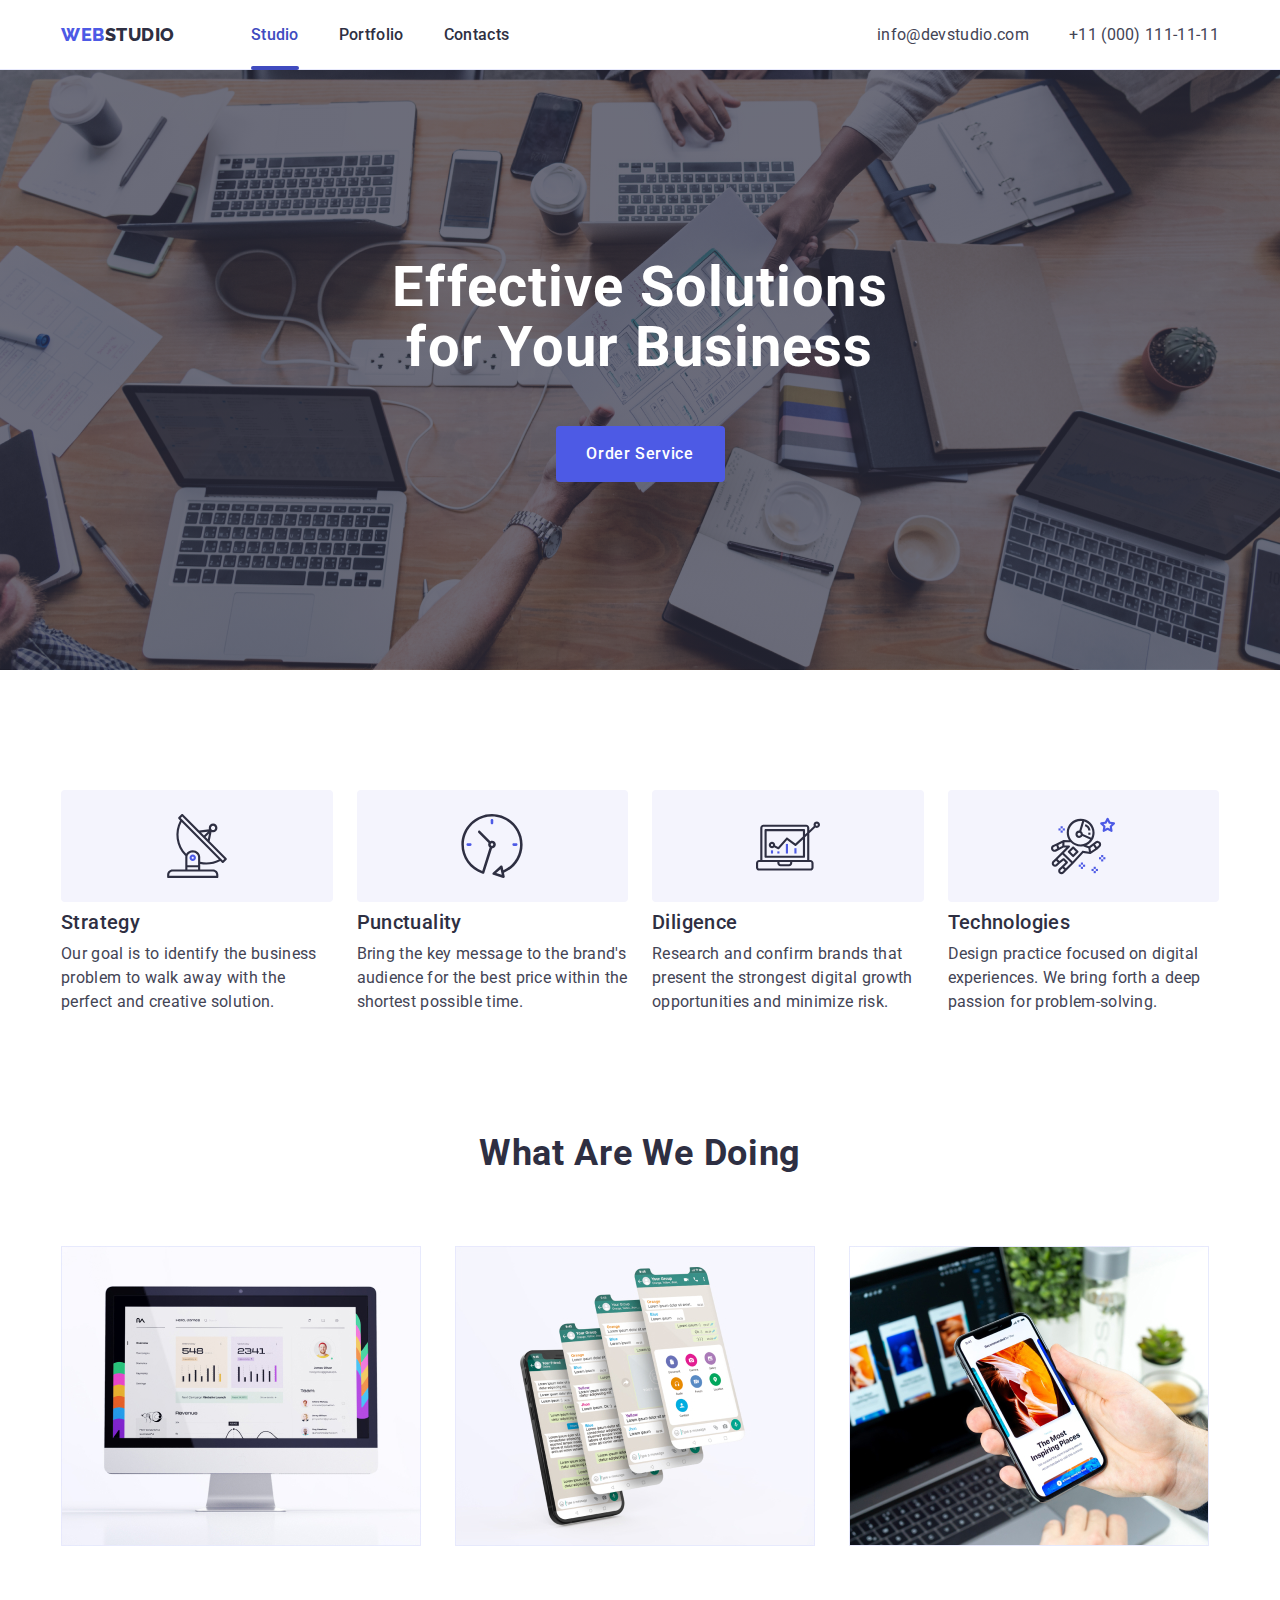
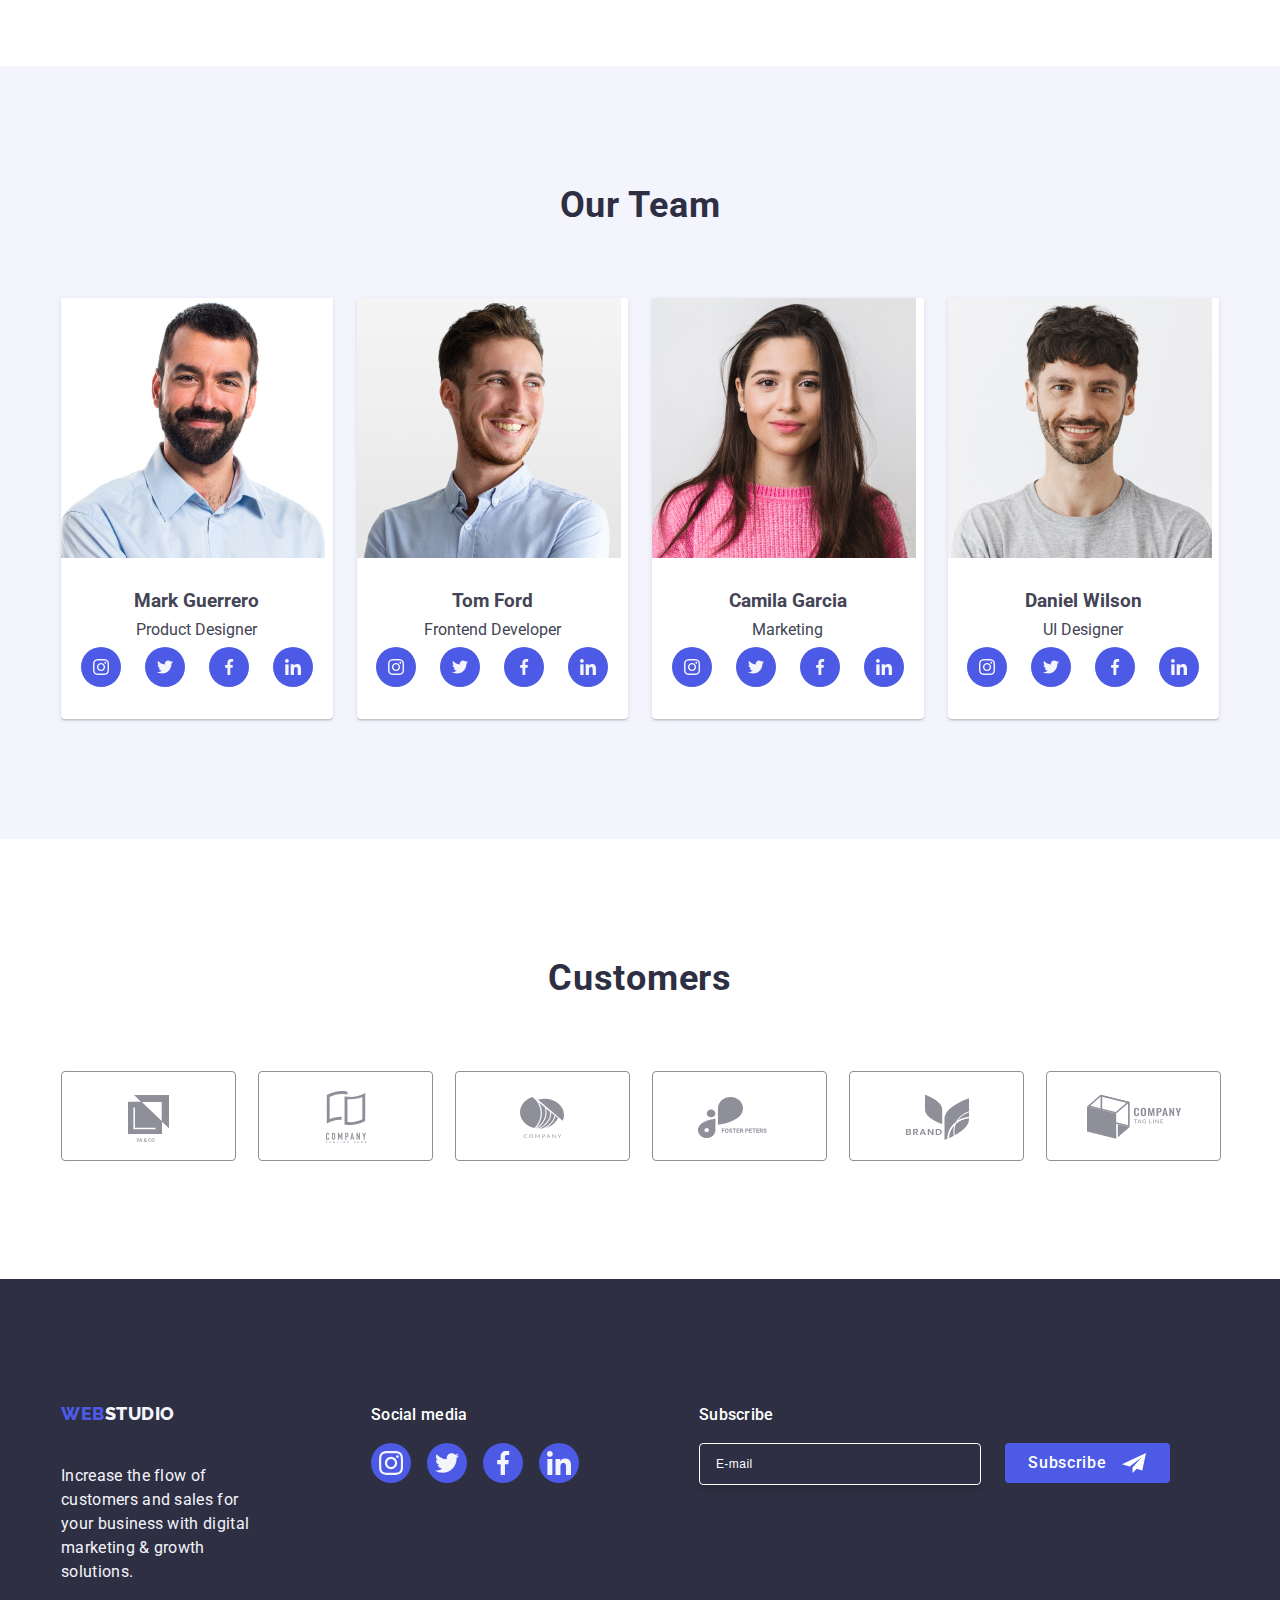
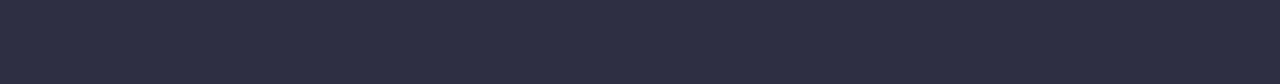
<file: index.html>
<!DOCTYPE html>
<html lang="en">
  <head>
    <meta charset="UTF-8" />
    <meta name="viewport" content="width=device-width, initial-scale=1.0" />
    <title>Index</title>

    <!-- Style Normalization -->
    <link
      rel="stylesheet"
      href="https://cdnjs.cloudflare.com/ajax/libs/modern-normalize/2.0.0/modern-normalize.css"
      integrity="sha512-gA2Bvu0/hw4oj0Lp8ZHjK+o3S4BE5m8d/wNVy6ktKLhHKPpWLQwv9ixzuWirWOakoJqlBdePq2NhoCaUOQ5npQ=="
      crossorigin="anonymous"
      referrerpolicy="no-referrer"
    />

    <!-- Google Fonts -->
    <link rel="preconnect" href="https://fonts.googleapis.com" />
    <link rel="preconnect" href="https://fonts.gstatic.com" crossorigin />
    <link
      href="https://fonts.googleapis.com/css2?family=Raleway:wght@100;200;300;400;500;600;700;800;900&family=Roboto:wght@100;300;400;500;700;800;900&display=swap"
      rel="stylesheet"
    />

    <!-- Local CSS -->
    <link rel="stylesheet" href="./css/styles.css" />
  </head>
  <body>
    <!-- Header -->
    <header class="header">
      <div class="top-header container">
        <nav class="nav">
          <a class="logo link" href="./index.html"
            >Web<span class="header-logo">Studio</span></a
          >
          <ul class="list menu">
            <li class="list-item">
              <a class="active item link" href="./index.html">Studio</a>
            </li>
            <li class="list-item">
              <a class="item link" href="./portfolio.html">Portfolio</a>
            </li>
            <li class="list-item"><a class="item link" href="">Contacts</a></li>
          </ul>
        </nav>
        <address class="contacts">
          <ul class="list address">
            <li class="contact-item">
              <a class="contact link" href="mailto:info@devstudio.com"
                >info@devstudio.com</a
              >
            </li>
            <li class="contact-item">
              <a class="contact link" href="tel:+110001111111"
                >+11 (000) 111-11-11</a
              >
            </li>
          </ul>
        </address>
      </div>
    </header>

    <!-- Main -->
    <main>
      <!-- Hero Section -->
      <section class="hero-section">
        <div class="container hero-container">
          <h1 class="main-header">Effective Solutions for Your Business</h1>
          <button class="hero-button" type="button" data-modal-open>
            Order Service
          </button>
        </div>
      </section>

      <!-- Second Section -->
      <section class="second-section">
        <div class="container">
          <h2 class="visually-hidden">Info</h2>
          <ul class="list info">
            <li class="info-card">
              <div class="icon-container">
                <svg xmlns="http://www.w3.org/2000/svg" width="64" height="64">
                  <use href="./images/icons.svg#antenna"></use>
                </svg>
              </div>
              <h3 class="list-header">Strategy</h3>
              <p class="list-text">
                Our goal is to identify the business problem to walk away with
                the perfect and creative solution.
              </p>
            </li>

            <li class="info-card">
              <div class="icon-container">
                <svg xmlns="http://www.w3.org/2000/svg" width="64" height="64">
                  <use href="./images/icons.svg#clock"></use>
                </svg>
              </div>
              <h3 class="list-header">Punctuality</h3>
              <p class="list-text">
                Bring the key message to the brand's audience for the best price
                within the shortest possible time.
              </p>
            </li>

            <li class="info-card">
              <div class="icon-container">
                <svg xmlns="http://www.w3.org/2000/svg" width="64" height="64">
                  <use href="./images/icons.svg#diagram"></use>
                </svg>
              </div>
              <h3 class="list-header">Diligence</h3>
              <p class="list-text">
                Research and confirm brands that present the strongest digital
                growth opportunities and minimize risk.
              </p>
            </li>

            <li class="info-card">
              <div class="icon-container">
                <svg xmlns="http://www.w3.org/2000/svg" width="64" height="64">
                  <use href="./images/icons.svg#astronaut"></use>
                </svg>
              </div>
              <h3 class="list-header">Technologies</h3>
              <p class="list-text">
                Design practice focused on digital experiences. We bring forth a
                deep passion for problem-solving.
              </p>
            </li>
          </ul>
        </div>
      </section>

      <!-- Third Section -->
      <section class="third-section">
        <div class="container">
          <h2 class="header-title">What are we doing</h2>
          <ul class="list service">
            <li class="service-info">
              <img src="./images/img1.jpg" width="360" alt="computer-monitor" />
            </li>
            <li class="service-info">
              <img
                src="./images/img2.jpg"
                width="360"
                alt="phone-applications"
              />
            </li>
            <li class="service-info">
              <img src="./images/img3.jpg" width="360" alt="smartphone" />
            </li>
          </ul>
        </div>
      </section>

      <!-- Fourth Section -->
      <section class="fourth-section">
        <div class="container">
          <h2 class="header-title">Our Team</h2>

          <!-- Team Member 1 -->
          <ul class="list team">
            <li class="team-member">
              <img
                src="./images/man-with-laptop.jpg"
                width="264"
                alt="man-with-laptop"
              />
              <div class="member-info">
                <h3 class="list-header">Mark Guerrero</h3>
                <p class="list-text">Product Designer</p>
                <!-- HW4 Socmed SVG Icons -->
                <ul class="list socmed-info">
                  <!-- Instagram -->
                  <li class="socmed-items">
                    <a href="" class="socmed-link">
                      <svg
                        class="socmed-icon"
                        xmlns="http://www.w3.org/2000/svg"
                        width="16"
                        height="16"
                      >
                        <use href="./images/icons.svg#instagram"></use>
                      </svg>
                    </a>
                  </li>

                  <!-- Twitter -->
                  <li class="socmed-items">
                    <a href="" class="socmed-link">
                      <svg
                        class="socmed-icon"
                        xmlns="http://www.w3.org/2000/svg"
                        width="16"
                        height="16"
                      >
                        <use href="./images/icons.svg#twitter"></use>
                      </svg>
                    </a>
                  </li>

                  <!-- Facebook -->
                  <li class="socmed-items">
                    <a href="" class="socmed-link">
                      <svg
                        class="socmed-icon"
                        xmlns="http://www.w3.org/2000/svg"
                        width="16"
                        height="16"
                      >
                        <use href="./images/icons.svg#facebook"></use>
                      </svg>
                    </a>
                  </li>

                  <!-- LinkedIn -->
                  <li class="socmed-items">
                    <a href="" class="socmed-link">
                      <svg
                        class="socmed-icon"
                        xmlns="http://www.w3.org/2000/svg"
                        width="16"
                        height="16"
                      >
                        <use href="./images/icons.svg#linkedin"></use>
                      </svg>
                    </a>
                  </li>
                </ul>
              </div>
            </li>

            <!-- Team Member 2 -->
            <li class="team-member">
              <img
                src="./images/smiling-man.jpg"
                width="264"
                alt="smiling-man"
              />
              <div class="member-info">
                <h3 class="list-header">Tom Ford</h3>
                <p class="list-text">Frontend Developer</p>
                <!-- HW4 Socmed SVG Icons -->
                <ul class="list socmed-info">
                  <!-- Instagram -->
                  <li class="socmed-items">
                    <a href="" class="socmed-link">
                      <svg
                        class="socmed-icon"
                        xmlns="http://www.w3.org/2000/svg"
                        width="16"
                        height="16"
                      >
                        <use href="./images/icons.svg#instagram"></use>
                      </svg>
                    </a>
                  </li>

                  <!-- Twitter -->
                  <li class="socmed-items">
                    <a href="" class="socmed-link">
                      <svg
                        class="socmed-icon"
                        xmlns="http://www.w3.org/2000/svg"
                        width="16"
                        height="16"
                      >
                        <use href="./images/icons.svg#twitter"></use>
                      </svg>
                    </a>
                  </li>

                  <!-- Facebook -->
                  <li class="socmed-items">
                    <a href="" class="socmed-link">
                      <svg
                        class="socmed-icon"
                        xmlns="http://www.w3.org/2000/svg"
                        width="16"
                        height="16"
                      >
                        <use href="./images/icons.svg#facebook"></use>
                      </svg>
                    </a>
                  </li>

                  <!-- LinkedIn -->
                  <li class="socmed-items">
                    <a href="" class="socmed-link">
                      <svg
                        class="socmed-icon"
                        xmlns="http://www.w3.org/2000/svg"
                        width="16"
                        height="16"
                      >
                        <use href="./images/icons.svg#linkedin"></use>
                      </svg>
                    </a>
                  </li>
                </ul>
              </div>
            </li>

            <!-- Team Member 3 -->
            <li class="team-member">
              <img
                src="./images/girl-pink-shirt.jpg"
                width="264"
                alt="girl-pink-shirt"
              />
              <div class="member-info">
                <h3 class="list-header">Camila Garcia</h3>
                <p class="list-text">Marketing</p>
                <!-- HW4 Socmed SVG Icons -->
                <ul class="list socmed-info">
                  <!-- Instagram -->
                  <li class="socmed-items">
                    <a href="" class="socmed-link">
                      <svg
                        class="socmed-icon"
                        xmlns="http://www.w3.org/2000/svg"
                        width="16"
                        height="16"
                      >
                        <use href="./images/icons.svg#instagram"></use>
                      </svg>
                    </a>
                  </li>

                  <!-- Twitter -->
                  <li class="socmed-items">
                    <a href="" class="socmed-link">
                      <svg
                        class="socmed-icon"
                        xmlns="http://www.w3.org/2000/svg"
                        width="16"
                        height="16"
                      >
                        <use href="./images/icons.svg#twitter"></use>
                      </svg>
                    </a>
                  </li>

                  <!-- Facebook -->
                  <li class="socmed-items">
                    <a href="" class="socmed-link">
                      <svg
                        class="socmed-icon"
                        xmlns="http://www.w3.org/2000/svg"
                        width="16"
                        height="16"
                      >
                        <use href="./images/icons.svg#facebook"></use>
                      </svg>
                    </a>
                  </li>

                  <!-- LinkedIn -->
                  <li class="socmed-items">
                    <a href="" class="socmed-link">
                      <svg
                        class="socmed-icon"
                        xmlns="http://www.w3.org/2000/svg"
                        width="16"
                        height="16"
                      >
                        <use href="./images/icons.svg#linkedin"></use>
                      </svg>
                    </a>
                  </li>
                </ul>
              </div>
            </li>

            <!-- Team Member 4 -->
            <li class="team-member">
              <img
                src="./images/man-gray-shirt.jpg"
                width="264"
                alt="man-gray-shirt"
              />
              <div class="member-info">
                <h3 class="list-header">Daniel Wilson</h3>
                <p class="list-text">UI Designer</p>
                <!-- HW4 Socmed SVG Icons -->
                <ul class="list socmed-info">
                  <!-- Instagram -->
                  <li class="socmed-items">
                    <a href="" class="socmed-link">
                      <svg
                        class="socmed-icon"
                        xmlns="http://www.w3.org/2000/svg"
                        width="16"
                        height="16"
                      >
                        <use href="./images/icons.svg#instagram"></use>
                      </svg>
                    </a>
                  </li>

                  <!-- Twitter -->
                  <li class="socmed-items">
                    <a href="" class="socmed-link">
                      <svg
                        class="socmed-icon"
                        xmlns="http://www.w3.org/2000/svg"
                        width="16"
                        height="16"
                      >
                        <use href="./images/icons.svg#twitter"></use>
                      </svg>
                    </a>
                  </li>

                  <!-- Facebook -->
                  <li class="socmed-items">
                    <a href="" class="socmed-link">
                      <svg
                        class="socmed-icon"
                        xmlns="http://www.w3.org/2000/svg"
                        width="16"
                        height="16"
                      >
                        <use href="./images/icons.svg#facebook"></use>
                      </svg>
                    </a>
                  </li>

                  <!-- LinkedIn -->
                  <li class="socmed-items">
                    <a href="" class="socmed-link">
                      <svg
                        class="socmed-icon"
                        xmlns="http://www.w3.org/2000/svg"
                        width="16"
                        height="16"
                      >
                        <use href="./images/icons.svg#linkedin"></use>
                      </svg>
                    </a>
                  </li>
                </ul>
              </div>
            </li>
          </ul>
        </div>
      </section>

      <!-- Fifth Section -->
      <section class="fifth-section">
        <div class="container">
          <h2 class="header-title">Customers</h2>
          <ul class="list customer">
            <!-- Cleint 1 -->
            <li class="customer-list">
              <a href="" class="customer-link">
                <svg
                  xmlns="http://www.w3.org/2000/svg"
                  width="104"
                  height="56"
                  class="customer-icon"
                >
                  <use href="./images/icons.svg#client-1"></use>
                </svg>
              </a>
            </li>

            <!-- Client 2 -->
            <li class="customer-list">
              <a href="" class="customer-link">
                <svg
                  xmlns="http://www.w3.org/2000/svg"
                  width="104"
                  height="56"
                  class="customer-icon"
                >
                  <use href="./images/icons.svg#client-2"></use>
                </svg>
              </a>
            </li>

            <!-- Client 3 -->
            <li class="customer-list">
              <a href="" class="customer-link">
                <svg
                  xmlns="http://www.w3.org/2000/svg"
                  width="104"
                  height="56"
                  class="customer-icon"
                >
                  <use href="./images/icons.svg#client-3"></use>
                </svg>
              </a>
            </li>

            <!-- Client 4 -->
            <li class="customer-list">
              <a href="" class="customer-link">
                <svg
                  xmlns="http://www.w3.org/2000/svg"
                  width="104"
                  height="56"
                  class="customer-icon"
                >
                  <use href="./images/icons.svg#client-4"></use>
                </svg>
              </a>
            </li>

            <!-- Client 5 -->
            <li class="customer-list">
              <a href="" class="customer-link">
                <svg
                  xmlns="http://www.w3.org/2000/svg"
                  width="104"
                  height="56"
                  class="customer-icon"
                >
                  <use href="./images/icons.svg#client-5"></use>
                </svg>
              </a>
            </li>

            <!-- Client 6 -->
            <li class="customer-list">
              <a href="" class="customer-link">
                <svg
                  xmlns="http://www.w3.org/2000/svg"
                  width="104"
                  height="56"
                  class="customer-icon"
                >
                  <use href="./images/icons.svg#client-6"></use>
                </svg>
              </a>
            </li>
          </ul>
        </div>
      </section>
    </main>

    <!-- Footer -->
    <footer class="footer">
      <div class="container">
        <!-- Logo & Text -->
        <div class="wrapper">
          <a class="logo link" href="./index.html"
            >Web<span class="footer-logo">Studio</span></a
          >
          <p class="footer-text">
            Increase the flow of customers and sales for your business with
            digital marketing & growth solutions.
          </p>
        </div>

        <!-- Social Media -->
        <div class="wrapper">
          <p class="footer-socmed-header">Social media</p>
          <ul class="list footer-socmed">
            <!-- Instagram Icon -->
            <li class="footer-socmed-icon">
              <a href="" class="footer-socmed-link">
                <svg
                  class="footer-socmed-svg"
                  xmlns="http://www.w3.org/2000/svg"
                  width="24"
                  height="24"
                >
                  <use href="./images/icons.svg#instagram-footer"></use>
                </svg>
              </a>
            </li>

            <!-- Twitter Icon -->
            <li class="footer-socmed-icon">
              <a href="" class="footer-socmed-link">
                <svg
                  class="footer-socmed-svg"
                  xmlns="http://www.w3.org/2000/svg"
                  width="24"
                  height="24"
                >
                  <use href="./images/icons.svg#twitter-footer"></use>
                </svg>
              </a>
            </li>

            <!-- Facebook Icon -->
            <li class="footer-socmed-icon">
              <a href="" class="footer-socmed-link">
                <svg
                  class="footer-socmed-svg"
                  xmlns="http://www.w3.org/2000/svg"
                  width="24"
                  height="24"
                >
                  <use href="./images/icons.svg#facebook-footer"></use>
                </svg>
              </a>
            </li>

            <!-- LinkedIn Icon -->
            <li class="footer-socmed-icon">
              <a href="" class="footer-socmed-link">
                <svg
                  class="footer-socmed-svg"
                  xmlns="http://www.w3.org/2000/svg"
                  width="24"
                  height="24"
                >
                  <use href="./images/icons.svg#linkedin-footer"></use>
                </svg>
              </a>
            </li>
          </ul>
        </div>

        <!-- HW6 -->
        <!-- Subscription -->
        <div class="wrapper">
          <p class="footer-form-header">Subscribe</p>
          <form class="footer-form">
            <label class="footer-form-label"
              ><input
                type="email"
                name="email"
                placeholder="E-mail"
                class="footer-form-input"
            /></label>
            <button type="submit" class="footer-form-btn">
              Subscribe
              <svg
                class="subscribe-btn-icon"
                xmlns="http://www.w3.org/2000/svg"
                width="24"
                height="24"
                fill="#fff"
              >
                <use href="./images/icons.svg#subscribe-icon"></use>
              </svg>
            </button>
          </form>
        </div>
      </div>
    </footer>

    <!-- Modal -->
    <div class="order-modal is-hidden" data-modal>
      <div class="modal-window">
        <button type="button" class="modal-button-close" data-modal-close>
          <svg
            class="modal-button-close-svg"
            xmlns="http://www.w3.org/2000/svg"
            width="8"
            height="8"
          >
            <use href="./images/icons.svg#modal-close"></use>
          </svg>
        </button>
        <p class="modal-text">Leave your contacts and we will call you back</p>
        <form name="contact-form">
          <!-- Name -->
          <div class="modal-form">
            <label class="modal-form-label" for="user-name">Name</label>
            <div class="modal-form-div">
              <input
                class="modal-form-input"
                type="text"
                id="user-name"
                name="user-name"
                required
              />
              <!-- SVG height value was modified from 24 to 18 (should be the correct value)-->
              <svg
                class="modal-form-input-icon"
                xmlns="http://www.w3.org/2000/svg"
                width="18"
                height="18"
                fill="var(--slate)"
              >
                <use href="./images/icons.svg#person-icon"></use>
              </svg>
            </div>
          </div>

          <!-- Phone -->
          <div class="modal-form">
            <label class="modal-form-label" for="user-phone">Phone</label>
            <div class="modal-form-div">
              <input
                class="modal-form-input"
                type="tel"
                id="user-phone"
                name="user-phone"
                required
              />
              <svg
                class="modal-form-input-icon"
                xmlns="http://www.w3.org/2000/svg"
                width="18"
                height="24"
                fill="var(--slate)"
              >
                <use href="./images/icons.svg#phone-icon"></use>
              </svg>
            </div>
          </div>

          <!-- Email -->
          <div class="modal-form">
            <label class="modal-form-label" for="user-email">Email</label>
            <div class="modal-form-div">
              <input
                class="modal-form-input"
                type="email"
                id="user-email"
                name="user-email"
                required
              />
              <svg
                class="modal-form-input-icon"
                xmlns="http://www.w3.org/2000/svg"
                width="18"
                height="24"
                fill="var(--slate)"
              >
                <use href="./images/icons.svg#email-icon"></use>
              </svg>
            </div>
          </div>

          <!-- Comment -->
          <div class="modal-form-comment">
            <label class="modal-form-label" for="user-comment">Comment</label>
            <textarea
              class="modal-form-textarea"
              id="user-comment"
              name="user-comment"
              placeholder="Text input"
            ></textarea>
          </div>

          <!-- Checkbox -->
          <div class="modal-acceptance">
            <input
              class="modal-checkbox visually-hidden"
              type="checkbox"
              name="user-privacy"
              id="user-privacy"
              value="true"
              required
            />
            <label class="modal-checkbox-label" for="user-privacy">
              <span class="privacy-check"
                ><svg
                  class="modal-checkbox-icon"
                  xmlns="http://www.w3.org/2000/svg"
                  width="10"
                  height="8"
                >
                  <use
                    href="./images/icons.svg#checkbox-icon"
                  ></use></svg></span
              >I accept the terms and conditions of the
              <a class="privacy-check-policy" rel="stylesheet" href="#"
                >Privacy Policy</a
              >
            </label>
          </div>

          <!-- Submit Button -->
          <button type="submit" class="modal-form-button">Send</button>
        </form>
      </div>
    </div>

    <!-- Modal JS -->
    <script src="./js/modal.js"></script>
  </body>
</html>
</file>
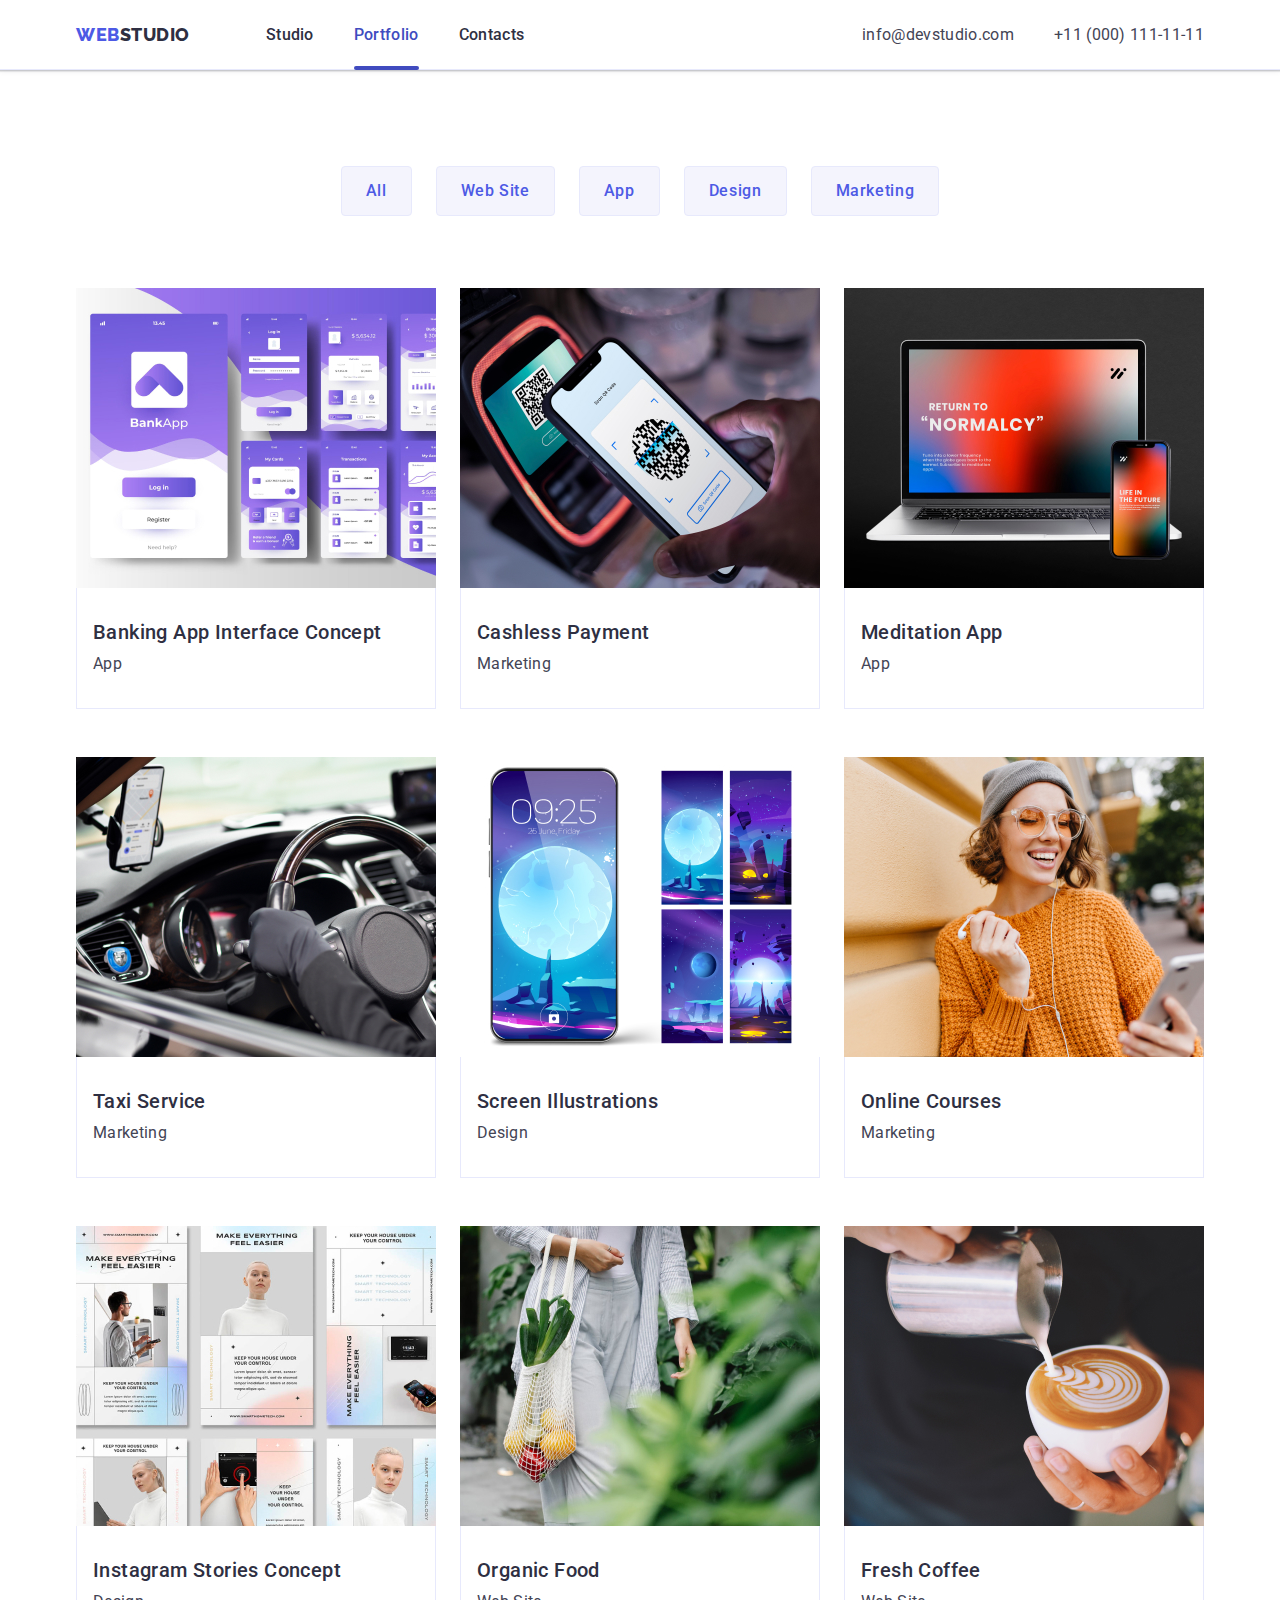
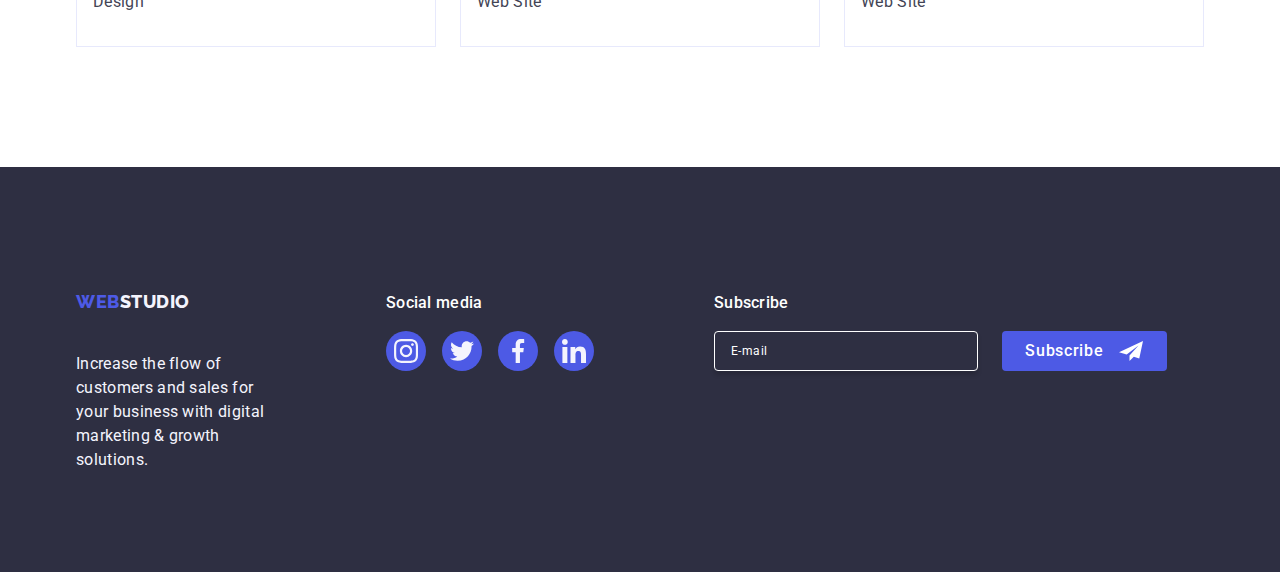
<file: portfolio.html>
<!DOCTYPE html>
<html lang="en">
  <head>
    <meta charset="UTF-8" />
    <meta name="viewport" content="width=device-width, initial-scale=1.0" />
    <title>Portfolio</title>

    <!-- Style Normalization -->
    <link
      rel="stylesheet"
      href="https://cdnjs.cloudflare.com/ajax/libs/modern-normalize/1.0.0/modern-normalize.min.css"
    />

    <!-- Google Fonts -->
    <link rel="preconnect" href="https://fonts.googleapis.com" />
    <link rel="preconnect" href="https://fonts.gstatic.com" crossorigin />
    <link
      href="https://fonts.googleapis.com/css2?family=Raleway:wght@100;200;300;400;500;600;700;800;900&family=Roboto:wght@100;300;400;500;700;800;900&display=swap"
      rel="stylesheet"
    />

    <!-- Local CSS -->
    <link rel="stylesheet" href="./css/styles.css" />
  </head>
  <body>
    <!-- Header -->
    <header class="header">
      <div class="top-header container">
        <nav class="nav">
          <a class="logo link" href="./index.html"
            >Web<span class="header-logo">Studio</span></a
          >
          <ul class="list menu">
            <li class="list-item">
              <a class="item link" href="./index.html">Studio</a>
            </li>
            <li class="list-item">
              <a class="active item link" href="./portfolio.html">Portfolio</a>
            </li>
            <li class="list-item"><a class="item link" href="">Contacts</a></li>
          </ul>
        </nav>
        <address class="contacts">
          <ul class="list address">
            <li class="contact-item">
              <a class="contact link" href="mailto:info@devstudio.com"
                >info@devstudio.com</a
              >
            </li>
            <li class="contact-item">
              <a class="contact link" href="tel:+110001111111"
                >+11 (000) 111-11-11</a
              >
            </li>
          </ul>
        </address>
      </div>
    </header>

    <!-- Main -->
    <main>
      <section class="services-section">
        <div class="container">
          <h1 class="visually-hidden">Services</h1>

          <ul class="btn list">
            <li><button type="button" class="btn-menu">All</button></li>
            <li><button type="button" class="btn-menu">Web Site</button></li>
            <li><button type="button" class="btn-menu">App</button></li>
            <li><button type="button" class="btn-menu">Design</button></li>
            <li><button type="button" class="btn-menu">Marketing</button></li>
          </ul>

          <!-- Services List -->
          <ul class="svc list">
            <li class="svc-item">
              <a class="svc link" href="">
                <div class="svc-img">
                  <img
                    src="./images/bank-app.jpg"
                    alt="banking app"
                    width="360"
                  />
                  <p class="svc-img-desc">
                    14 Stylish and User-Friendly App Design Concepts · Task
                    Manager App · Calorie Tracker App · Exotic Fruit Ecommerce
                    App · Cloud Storage App
                  </p>
                </div>
                <div class="svc-info">
                  <h2 class="list-header">Banking App Interface Concept</h2>
                  <p class="list-text">App</p>
                </div>
              </a>
            </li>

            <li class="svc-item">
              <a class="svc link" href="">
                <div class="svc-img">
                  <img
                    src="./images/cashless.jpg"
                    alt="banking app"
                    width="360"
                  />
                  <p class="svc-img-desc">
                    14 Stylish and User-Friendly App Design Concepts · Task
                    Manager App · Calorie Tracker App · Exotic Fruit Ecommerce
                    App · Cloud Storage App
                  </p>
                </div>
                <div class="svc-info">
                  <h2 class="list-header">Cashless Payment</h2>
                  <p class="list-text">Marketing</p>
                </div>
              </a>
            </li>

            <li class="svc-item">
              <a class="svc link" href="">
                <div class="svc-img">
                  <img
                    src="./images/meditation.jpg"
                    alt="banking app"
                    width="360"
                  />
                  <p class="svc-img-desc">
                    14 Stylish and User-Friendly App Design Concepts · Task
                    Manager App · Calorie Tracker App · Exotic Fruit Ecommerce
                    App · Cloud Storage App
                  </p>
                </div>
                <div class="svc-info">
                  <h2 class="list-header">Meditation App</h2>
                  <p class="list-text">App</p>
                </div>
              </a>
            </li>

            <li class="svc-item">
              <a class="svc link" href="">
                <div class="svc-img">
                  <img
                    src="./images/taxi-service.jpg"
                    alt="banking app"
                    width="360"
                  />
                  <p class="svc-img-desc">
                    14 Stylish and User-Friendly App Design Concepts · Task
                    Manager App · Calorie Tracker App · Exotic Fruit Ecommerce
                    App · Cloud Storage App
                  </p>
                </div>
                <div class="svc-info">
                  <h2 class="list-header">Taxi Service</h2>
                  <p class="list-text">Marketing</p>
                </div>
              </a>
            </li>

            <li class="svc-item">
              <a class="svc link" href="">
                <div class="svc-img">
                  <img
                    src="./images/screen-illus.jpg"
                    alt="banking app"
                    width="360"
                  />
                  <p class="svc-img-desc">
                    14 Stylish and User-Friendly App Design Concepts · Task
                    Manager App · Calorie Tracker App · Exotic Fruit Ecommerce
                    App · Cloud Storage App
                  </p>
                </div>
                <div class="svc-info">
                  <h2 class="list-header">Screen Illustrations</h2>
                  <p class="list-text">Design</p>
                </div>
              </a>
            </li>

            <li class="svc-item">
              <a class="svc link" href="">
                <div class="svc-img">
                  <img
                    src="./images/online-course.jpg"
                    alt="banking app"
                    width="360"
                  />
                  <p class="svc-img-desc">
                    14 Stylish and User-Friendly App Design Concepts · Task
                    Manager App · Calorie Tracker App · Exotic Fruit Ecommerce
                    App · Cloud Storage App
                  </p>
                </div>
                <div class="svc-info">
                  <h2 class="list-header">Online Courses</h2>
                  <p class="list-text">Marketing</p>
                </div>
              </a>
            </li>

            <li class="svc-item">
              <a class="svc link" href="">
                <div class="svc-img">
                  <img
                    src="./images/ig-stories.jpg"
                    alt="banking app"
                    width="360"
                  />
                  <p class="svc-img-desc">
                    14 Stylish and User-Friendly App Design Concepts · Task
                    Manager App · Calorie Tracker App · Exotic Fruit Ecommerce
                    App · Cloud Storage App
                  </p>
                </div>
                <div class="svc-info">
                  <h2 class="list-header">Instagram Stories Concept</h2>
                  <p class="list-text">Design</p>
                </div>
              </a>
            </li>

            <li class="svc-item">
              <a class="svc link" href="">
                <div class="svc-img">
                  <img
                    src="./images/organic-food.jpg"
                    alt="banking app"
                    width="360"
                  />
                  <p class="svc-img-desc">
                    14 Stylish and User-Friendly App Design Concepts · Task
                    Manager App · Calorie Tracker App · Exotic Fruit Ecommerce
                    App · Cloud Storage App
                  </p>
                </div>
                <div class="svc-info">
                  <h2 class="list-header">Organic Food</h2>
                  <p class="list-text">Web Site</p>
                </div>
              </a>
            </li>

            <li class="svc-item">
              <a class="svc link" href="">
                <div class="svc-img">
                  <img
                    src="./images/fresh-coffee.jpg"
                    alt="banking app"
                    width="360"
                  />
                  <p class="svc-img-desc">
                    14 Stylish and User-Friendly App Design Concepts · Task
                    Manager App · Calorie Tracker App · Exotic Fruit Ecommerce
                    App · Cloud Storage App
                  </p>
                </div>
                <div class="svc-info">
                  <h2 class="list-header">Fresh Coffee</h2>
                  <p class="list-text">Web Site</p>
                </div>
              </a>
            </li>
          </ul>
        </div>
      </section>
    </main>

    <!-- Footer -->
    <footer class="footer">
      <div class="container">
        <!-- Logo & Text -->
        <div class="wrapper">
          <a class="logo link" href="./index.html"
            >Web<span class="footer-logo">Studio</span></a
          >
          <p class="footer-text">
            Increase the flow of customers and sales for your business with
            digital marketing & growth solutions.
          </p>
        </div>

        <!-- Social Media -->
        <div class="wrapper">
          <p class="footer-socmed-header">Social media</p>
          <ul class="list footer-socmed">
            <!-- Instagram Icon -->
            <li class="footer-socmed-icon">
              <a href="" class="footer-socmed-link">
                <svg
                  class="footer-socmed-svg"
                  xmlns="http://www.w3.org/2000/svg"
                  width="24"
                  height="24"
                >
                  <use href="./images/icons.svg#instagram-footer"></use>
                </svg>
              </a>
            </li>

            <!-- Twitter Icon -->
            <li class="footer-socmed-icon">
              <a href="" class="footer-socmed-link">
                <svg
                  class="footer-socmed-svg"
                  xmlns="http://www.w3.org/2000/svg"
                  width="24"
                  height="24"
                >
                  <use href="./images/icons.svg#twitter-footer"></use>
                </svg>
              </a>
            </li>

            <!-- Facebook Icon -->
            <li class="footer-socmed-icon">
              <a href="" class="footer-socmed-link">
                <svg
                  class="footer-socmed-svg"
                  xmlns="http://www.w3.org/2000/svg"
                  width="24"
                  height="24"
                >
                  <use href="./images/icons.svg#facebook-footer"></use>
                </svg>
              </a>
            </li>

            <!-- LinkedIn Icon -->
            <li class="footer-socmed-icon">
              <a href="" class="footer-socmed-link">
                <svg
                  class="footer-socmed-svg"
                  xmlns="http://www.w3.org/2000/svg"
                  width="24"
                  height="24"
                >
                  <use href="./images/icons.svg#linkedin-footer"></use>
                </svg>
              </a>
            </li>
          </ul>
        </div>

        <!-- HW6 -->
        <!-- Subscription -->
        <div class="wrapper">
          <p class="footer-form-header">Subscribe</p>
          <form class="footer-form">
            <label class="footer-form-label"
              ><input
                type="email"
                name="email"
                placeholder="E-mail"
                class="footer-form-input"
            /></label>
            <button type="submit" class="footer-form-btn">
              Subscribe
              <svg
                class="subscribe-btn-icon"
                xmlns="http://www.w3.org/2000/svg"
                width="24"
                height="24"
                fill="#fff"
              >
                <use href="./images/icons.svg#subscribe-icon"></use>
              </svg>
            </button>
          </form>
        </div>
      </div>
    </footer>
  </body>
</html>
</file>
<file: css/styles.css>
/* CSS Resets */

* {
  margin: 0;
  padding: 0;
}

/* CSS Variables */

:root {
  --slate: #434455;
  --iris: #4d5ae5;
  --white: #ffffff;
  --navy-blue: #2e2f42;
  --ocean: #404bbf;
  --cloud: #f4f4fd;
  --cornflower: #e7e9fc;
  --light-slate: #8e8f99;
  --green: #31d0aa;
  --navy-blue-modal: rgba(46, 47, 66, 0.4);
  --dairy: #fcfcfc;
}

/* INDEX PAGE */

body {
  font-family: "Roboto", sans-serif;
  color: var(--slate);
  background-color: var(--white);
}

/* HEADER */

.logo {
  font-family: "Raleway", sans-serif;
  font-weight: 800;
  font-size: 18px;
  line-height: 1.17;
  letter-spacing: 0.03em;
  text-transform: uppercase;
  color: var(--iris);
  padding: 24px 0;
  margin-right: 76px;
}

.header {
  border-bottom: 1px solid var(--cornflower);
  /* HW4 */
  box-shadow: 0px 2px 1px rgba(46, 47, 66, 0.08),
    0px 1px 1px rgba(46, 47, 66, 0.16), 0px 1px 6px rgba(46, 47, 66, 0.08);
}

.top-header {
  display: flex;
  /* Not from HW3 Instructions */
  justify-content: space-between;
}

.nav,
.contacts {
  display: flex;
  align-items: center;
}

.container {
  width: 1158px;
  margin: 0 auto;
  padding: 0 15px;
}

/* Navigation Items */

.link {
  text-decoration: none;
}

.list {
  list-style: none;
}

/* HW5 */
.active.link {
  color: var(--ocean);
  position: relative;
  transition: color 250ms cubic-bezier(0.4, 0, 0.2, 1);
}

.contact-item > .link {
  transition: color 250ms cubic-bezier(0.4, 0, 0.2, 1);
}

.active::after {
  content: "";
  position: absolute;
  left: 0;
  bottom: -2px;
  height: 4px;
  background-color: var(--ocean);
  border-radius: 2px;
  width: 100%;
}

.header-logo {
  color: var(--navy-blue);
}

.nav > .list {
  display: flex;
  gap: 40px;
}

.item {
  font-weight: 500;
  font-size: 16px;
  line-height: 1.5;
  letter-spacing: 0.02em;
  color: var(--navy-blue);
  padding: 24px 0;
}

li > .link:hover,
li > .link:focus {
  color: var(--ocean);
}

/* Address */

.contacts {
  font-style: normal;
}

.contact {
  font-size: 16px;
  line-height: 1.5;
  letter-spacing: 0.02em;
  color: var(--slate);
  padding: 24px 0;
}

.contacts > .list {
  display: flex;
  gap: 40px;
}

/* MAIN */

/* First Section */

.hero-section {
  background-color: var(--navy-blue);
  padding: 188px 0;
  /* HW4 */
  background-image: linear-gradient(
      rgba(46, 47, 66, 0.7),
      rgba(46, 47, 66, 0.7)
    ),
    url(../images/hero-img.jpg);
  background-repeat: no-repeat;
  background-position: center;
  background-size: cover;
  max-width: 1440px, 1440px;
}

.main-header {
  font-size: 56px;
  line-height: 1.07;
  text-align: center;
  letter-spacing: 0.02em;
  color: var(--white);
  max-width: 496px;
  margin: 0 auto 48px;
}

.hero-button {
  background-color: var(--iris);
  font-family: inherit;
  font-weight: 500;
  font-size: 16px;
  line-height: 1.5;
  letter-spacing: 0.04em;
  color: var(--white);
  cursor: pointer;
  display: block;
  min-width: 169px;
  height: 56px;
  border: none;
  border-radius: 4px;
  margin: 0 auto;
  /* HW5 */
  transition: background-color 250ms cubic-bezier(0.4, 0, 0.2, 1);
}

.hero-button:hover,
.hero-button:focus {
  background-color: var(--ocean);
}

/* Second Section */

.visually-hidden {
  position: absolute;
  width: 1px;
  height: 1px;
  margin: -1px;
  border: 0;
  padding: 0;
  white-space: nowrap;
  clip-path: inset(100%);
  clip: rect(0 0 0 0);
  overflow: hidden;
}

.info .list-header,
.svc .list-header {
  font-weight: 500;
  font-size: 20px;
  line-height: 1.2;
  letter-spacing: 0.02em;
  color: var(--navy-blue);
  margin-bottom: 8px;
  text-align: left;
}

.info .list-text,
.svc .list-text {
  font-size: 16px;
  line-height: 1.5;
  letter-spacing: 0.02em;
  color: var(--slate);
  text-align: left;
}

.second-section {
  padding: 120px 0;
}

.info.list {
  display: flex;
  gap: 24px;
}

.info-card {
  flex-basis: calc((100% - 72px) / 4);
}

/* HW4 */

.icon-container {
  display: flex;
  align-items: center;
  justify-content: center;
  height: 112px;
  background-color: var(--cloud);
  border-radius: 4px;
  margin-bottom: 8px;
}

/* Third Section */

.header-title {
  font-size: 36px;
  line-height: 1.11;
  text-align: center;
  letter-spacing: 0.02em;
  text-transform: capitalize;
  color: var(--navy-blue);
  margin-bottom: 72px;
}

.third-section {
  padding-bottom: 120px;
}

.service.list {
  display: flex;
  gap: 24px;
}

.service-info {
  flex-basis: calc((100% - 48px) / 3);
}

/* Fourth Section */

.fourth-section {
  background-color: var(--cloud);
  padding: 120px 0;
}

.team.list {
  display: flex;
  gap: 24px;
}

/* Reused third section header from main */

.team-member {
  background-color: var(--white);
  flex-basis: calc((100% - 72px) / 4);
  border-radius: 0 0 4px 4px;
  /* HW4 */
  box-shadow: 0px 1px 6px rgba(46, 47, 66, 0.08),
    0px 1px 1px rgba(46, 47, 66, 0.16), 0px 2px 1px rgba(46, 47, 66, 0.08);
}

.member-info {
  padding: 32px 0;
}

.list-header {
  text-align: center;
  margin-bottom: 8px;
}

.list-text {
  text-align: center;
}

/* Reused item header from main  */

/* HW4 */
.socmed-info {
  display: flex;
  justify-content: center;
  gap: 24px;
  /* Not part of H4 instructions */
  margin-top: 8px;
}

.socmed-items {
  width: 40px;
  height: 40px;
}

.socmed-link {
  width: 100%;
  height: 100%;
  background-color: var(--iris);
  border-radius: 50%;
  display: flex;
  align-items: center;
  justify-content: center;
  /* HW5 */
  transition: background-color 250ms cubic-bezier(0.4, 0, 0.2, 1);
}

.socmed-link:hover,
.socmed-link:focus {
  background-color: var(--ocean);
}

.socmed-icon {
  fill: var(--cloud);
}

/* HW4 */
/* Fifth Section */

.fifth-section {
  padding: 120px 0;
}

.customer {
  display: flex;
  gap: 24px;
}

.customer-list {
  width: calc((100% - 120px) / 6);
  height: 88px;
}

.customer-link {
  width: 100%;
  height: 100%;
  border: 1px solid var(--light-slate);
  border-radius: 4px;
  display: flex;
  align-items: center;
  justify-content: center;
  color: var(--light-slate);
  /* HW5 */
  transition: color 250ms cubic-bezier(0.4, 0, 0.2, 1),
    border-color 250ms cubic-bezier(0.4, 0, 0.2, 1);
}

.customer-link:hover,
.customer-link:focus {
  border-color: var(--ocean);
  color: var(--ocean);
}

.customer-icon {
  fill: currentColor;
}

/* FOOTER */

.footer {
  background-color: var(--navy-blue);
  padding: 100px 0;
}

.footer-logo {
  color: var(--cloud);
}

.footer-text {
  line-height: 1.5;
  color: var(--cloud);
  letter-spacing: 0.02em;
  max-width: 264px;
}

.footer .link {
  display: inline-block;
  margin-bottom: 16px;
}

/* HW4 */

.footer > .container {
  display: flex;
  align-items: baseline;
}

.wrapper {
  margin-right: 120px;
}

.footer-socmed-header {
  font-weight: 500;
  font-size: 16px;
  line-height: 1.5;
  letter-spacing: 0.02em;
  color: var(--white);
  margin-bottom: 16px;
}

.footer-socmed {
  display: flex;
  gap: 16px;
}

.footer-socmed-icon {
  width: 40px;
  height: 40px;
}

.footer-socmed-link {
  width: 100%;
  height: 100%;
  background-color: var(--iris);
  border-radius: 50%;
  display: flex;
  align-items: center;
  justify-content: center;
  /* HW5 */
  transition: background-color 250ms cubic-bezier(0.4, 0, 0.2, 1);
}

.footer-socmed-link:hover,
.footer-socmed-link:focus {
  background-color: var(--green);
}

.footer-socmed-svg {
  fill: var(--cloud);
}

/* FORTFOLIO PAGE */

/* Main */

/* Buttons */

.services-section {
  padding: 96px 0 120px 0;
}

.btn-menu {
  font-family: inherit;
  font-weight: 500;
  font-size: 16px;
  line-height: 1.5;
  letter-spacing: 0.04em;
  color: var(--iris);
  background-color: var(--cloud);
  cursor: pointer;
  padding: 12px 24px;
  border: 1px solid var(--cornflower);
  border-radius: 4px;
  /* HW5 */
  transition: color 250ms cubic-bezier(0.4, 0, 0.2, 1),
    background-color 250ms cubic-bezier(0.4, 0, 0.2, 1),
    border-color 250ms cubic-bezier(0.4, 0, 0.2, 1),
    box-shadow 250ms cubic-bezier(0.4, 0, 0.2, 1);
}

.btn.list {
  display: flex;
  justify-content: center;
  gap: 24px;
  margin-bottom: 72px;
}

.btn-menu:hover,
.btn-menu:focus {
  color: var(--white);
  background-color: var(--ocean);
  border: 1px solid transparent;
  /* HW4 */
  box-shadow: 0px 3px 1px rgba(0, 0, 0, 0.1), 0px 2px 1px rgba(0, 0, 0, 0.08),
    0px 2px 2px rgba(0, 0, 0, 0.12);
}

/* Reused item header from main  */

/* Converting all images to block element */

img {
  display: block;
}

/* Services List */

.svc.list {
  display: flex;
  flex-wrap: wrap;
  column-gap: 24px;
  row-gap: 48px;
}

.svc-item {
  flex-basis: calc((100% - 48px) / 3);
}

.svc-info {
  padding: 32px 16px;
  border: 1px solid var(--cornflower);
  border-top: none;
}

/* HW4 */
.svc.link {
  display: block;
  /* HW5 */
  transition: box-shadow 250ms cubic-bezier(0.4, 0, 0.2, 1);
}

.svc.link:hover,
.svc.link:focus {
  box-shadow: 0px 1px 6px rgba(46, 47, 66, 0.08),
    0px 1px 1px rgba(46, 47, 66, 0.16), 0px 2px 1px rgba(46, 47, 66, 0.08);
}

/* HW5 */
.svc-img {
  position: relative;
  overflow: hidden;
}

.svc-img-desc {
  position: absolute;
  top: 0;
  font-size: 16px;
  line-height: 1.5;
  letter-spacing: 0.02em;
  color: var(--cloud);
  padding: 40px 32px;
  background-color: var(--iris);
  height: 100%;
  width: 100%;
  transform: translateY(100%);
  transition: transform 250ms cubic-bezier(0.4, 0, 0.2, 1);
}

.svc.link:hover .svc-img-desc,
.svc.link:focus .svc-img-desc {
  transform: translateY(0%);
}

/* Modal */

.order-modal {
  position: fixed;
  top: 0;
  left: 0;
  width: 100%;
  height: 100%;
  background-color: var(--navy-blue-modal);
  transition: opacity 250ms cubic-bezier(0.4, 0, 0.2, 1),
    visibility 250ms cubic-bezier(0.4, 0, 0.2, 1);
}

.is-hidden {
  opacity: 0;
  visibility: hidden;
  pointer-events: none;
}

.modal-window {
  position: absolute;
  top: 50%;
  left: 50%;
  transform: translate(-50%, -50%) scale(1);
  width: 408px;
  min-height: 584px;
  background: var(--dairy);
  box-shadow: 0px 1px 1px rgba(0, 0, 0, 0.14), 0px 1px 3px rgba(0, 0, 0, 0.12),
    0px 2px 1px rgba(0, 0, 0, 0.2);
  border-radius: 4px;
  transition: transform 250ms cubic-bezier(0.4, 0, 0.2, 1);
}

.modal-button-close {
  position: absolute;
  top: 24px;
  right: 24px;
  width: 24px;
  height: 24px;
  border-radius: 50%;
  display: flex;
  align-items: center;
  justify-content: center;
  background-color: var(--cornflower);
  border: 1px solid rgba(0, 0, 0, 0.1);
  padding: 0;
  cursor: pointer;
  transition: background-color 250ms cubic-bezier(0.4, 0, 0.2, 1),
    border 250ms cubic-bezier(0.4, 0, 0.2, 1);
}

.modal-button-close:hover,
.modal-button-close:focus {
  background-color: var(--ocean);
  border: none;
}

.modal-button-close-svg {
  transition: fill 250ms cubic-bezier(0.4, 0, 0.2, 1);
}

.modal-button-close:hover,
.modal-button-close:focus {
  fill: var(--white);
}

/* HW6 */
.modal-window {
  padding: 72px 24px 24px;
}

.modal-text {
  font-weight: 500;
  font-size: 16px;
  line-height: 1.5;
  text-align: center;
  letter-spacing: 0.02em;
  color: var(--navy-blue);
  margin-bottom: 16px;
}

.modal-form {
  margin-bottom: 8px;
}

.modal-form-label {
  font-size: 12px;
  line-height: 1.17;
  letter-spacing: 0.04em;
  color: var(--light-slate);
  display: block;
  margin-bottom: 4px;
}

.modal-form-div {
  position: relative;
}

.modal-form-input {
  width: 100%;
  height: 40px;
  border: 1px solid var(--navy-blue-modal);
  border-radius: 4px;
  background-color: transparent;
  padding-left: 38px;
  outline: transparent;
  transition: border-color 250ms cubic-bezier(0.4, 0, 0.2, 1);
}

.modal-form-input:focus {
  border-color: var(--iris);
}

/* To focus on the SVG icon */
.modal-form-input:focus + .modal-form-input-icon {
  fill: var(--iris);
}

.modal-form-input-icon {
  position: absolute;
  left: 16px;
  top: 50%;
  transform: translateY(-50%);
  transition: fill 250ms cubic-bezier(0.4, 0, 0.2, 1);
}

.modal-form-comment {
  margin-bottom: 16px;
}

.modal-form-textarea {
  width: 100%;
  height: 120px;
  font-size: 12px;
  line-height: 1.17;
  letter-spacing: 0.04em;
  color: var(--navy-blue-modal);
  border: 1px solid var(--navy-blue-modal);
  border-radius: 4px;
  background-color: transparent;
  padding: 8px 16px;
  outline: transparent;
  resize: none;
  transition: border-color 250ms cubic-bezier(0.4, 0, 0.2, 1);
}

.modal-form-textarea:focus {
  border-color: var(--iris);
}

.modal-acceptance {
  margin-bottom: 24px;
}

.modal-checkbox-label {
  display: block;
  font-size: 12px;
  line-height: 1.17;
  letter-spacing: 0.04em;
  color: var(--light-slate);
}

.privacy-check {
  width: 16px;
  height: 16px;
  border: 1px solid var(--navy-blue-modal);
  border-radius: 2px;
  transition: background-color 250ms cubic-bezier(0.4, 0, 0.2, 1),
    border 250ms cubic-bezier(0.4, 0, 0.2, 1),
    fill 250ms cubic-bezier(0.4, 0, 0.2, 1);
  display: inline-flex;
  align-items: center;
  justify-content: center;
  fill: transparent;
  margin-right: 8px;
}

.modal-checkbox:checked + .modal-checkbox-label .privacy-check {
  background-color: var(--ocean);
  border: none;
  fill: var(--cloud);
}

.privacy-check-policy {
  color: var(--iris);
}

.modal-form-button {
  display: block;
  min-width: 169px;
  height: 56px;
  font-family: "Roboto", sans-serif;
  font-size: 16px;
  font-weight: 500;
  line-height: 1.5;
  letter-spacing: 0.04em;
  color: var(--white);
  cursor: pointer;
  background-color: var(--iris);
  border: none;
  border-radius: 4px;
  transition: background-color 250ms cubic-bezier(0.4, 0, 0.2, 1);
  /* Not included in GoIT, I just added based from Figma */
  box-shadow: 0px 4px 4px 0px rgba(0, 0, 0, 0.15);
  margin: 0 auto;
}

/* Not included in GoIT, I just added based from Figma */
.modal-form-button:hover,
.modal-form-button:focus {
  background-color: var(--ocean);
  border: none;
}

/* HW6 */

.footer-form-header {
  margin-bottom: 16px;
  font-weight: 500;
  font-size: 16px;
  line-height: 1.5;
  letter-spacing: 0.02em;
  color: var(--white);
}

.footer-form {
  display: flex;
  gap: 24px;
}

.footer-form-input {
  width: 264px;
  height: 40px;
  border: 1px solid var(--white);
  background-color: transparent;
  font-size: 12px;
  line-height: 1.5;
  letter-spacing: 0.04em;
  padding-left: 16px;
  box-shadow: 0px 4px 4px 0px rgba(0, 0, 0, 0.15);
  border-radius: 4px;
  color: var(--white);
}

.footer-form-input::placeholder {
  color: var(--white);
}

.footer-form-btn {
  min-width: 165px;
  height: 40px;
  display: flex;
  justify-content: center;
  align-items: center;
  font-family: "Roboto", sans-serif;
  font-size: 16px;
  font-weight: 500;
  line-height: 1.5;
  letter-spacing: 0.04em;
  color: var(--white);
  background-color: var(--iris);
  border: none;
  border-radius: 4px;
  cursor: pointer;
}

.subscribe-btn-icon {
  margin-left: 16px;
}
</file>
